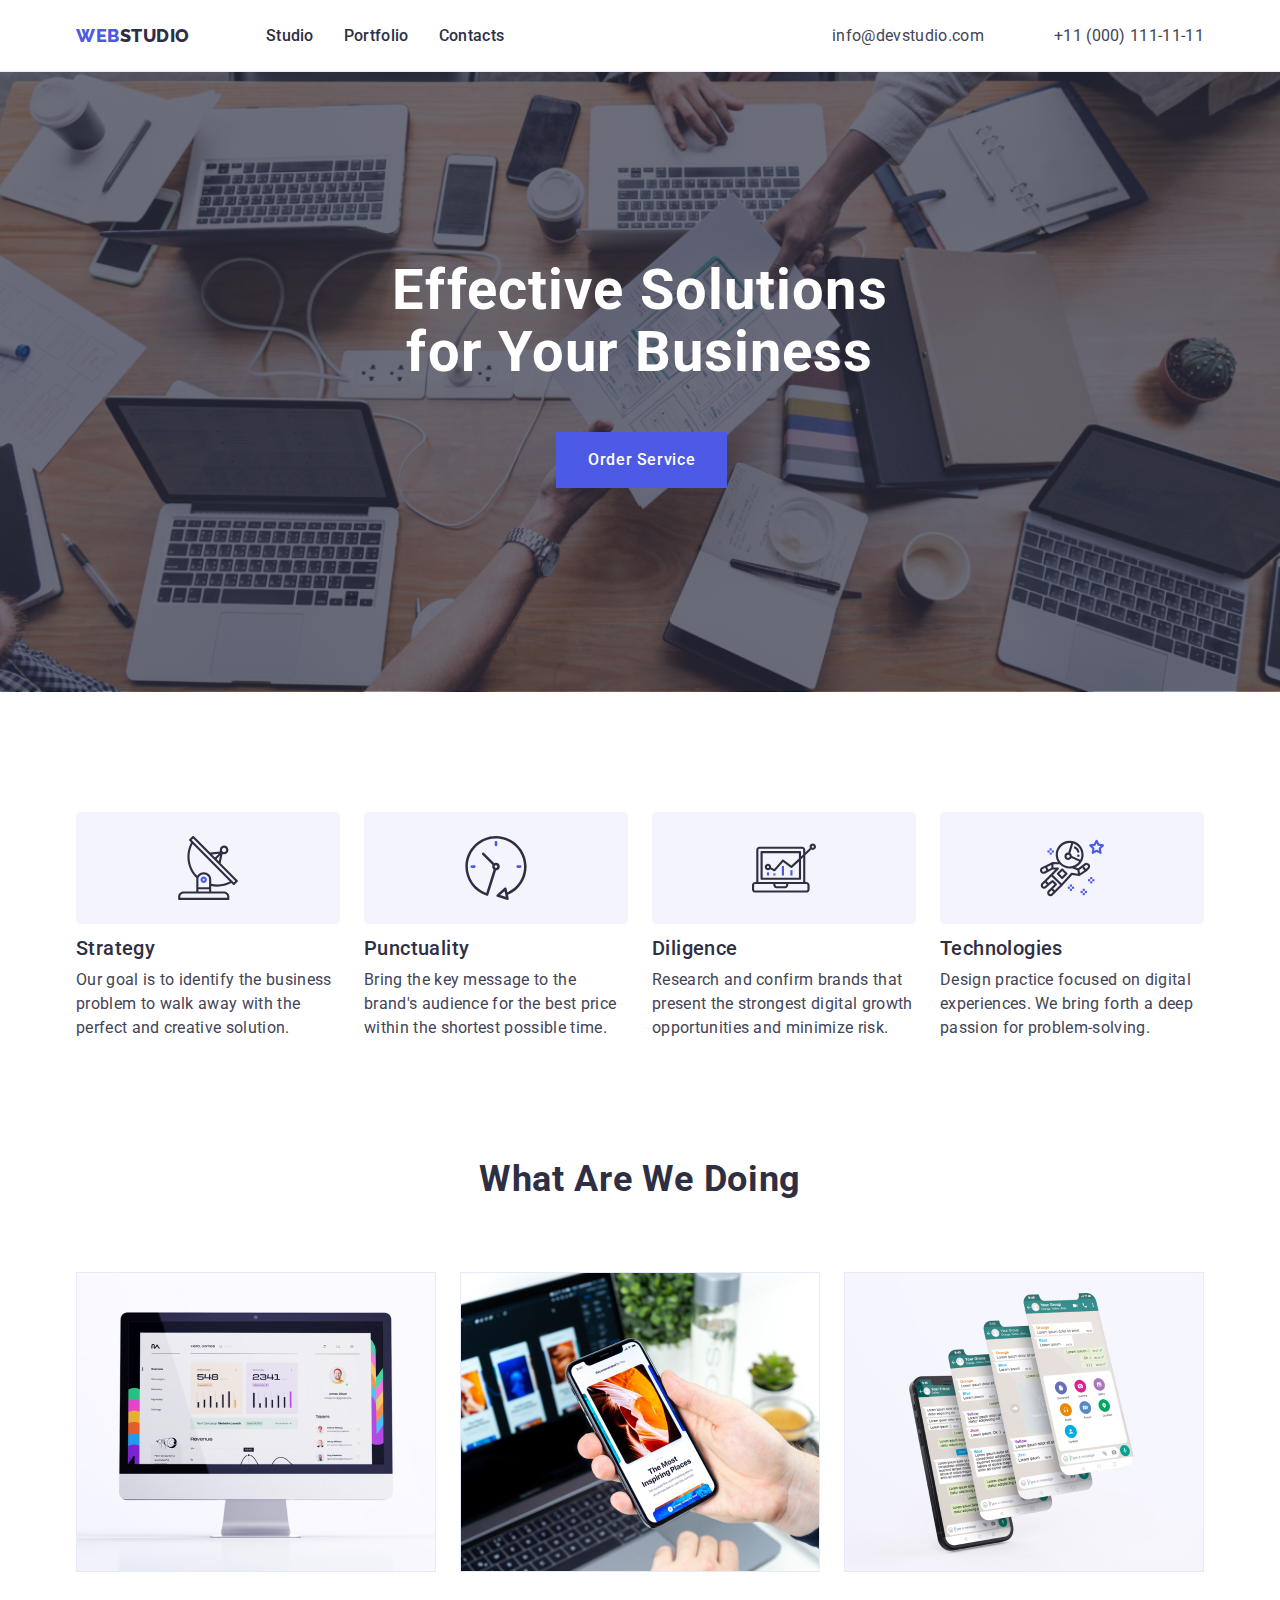
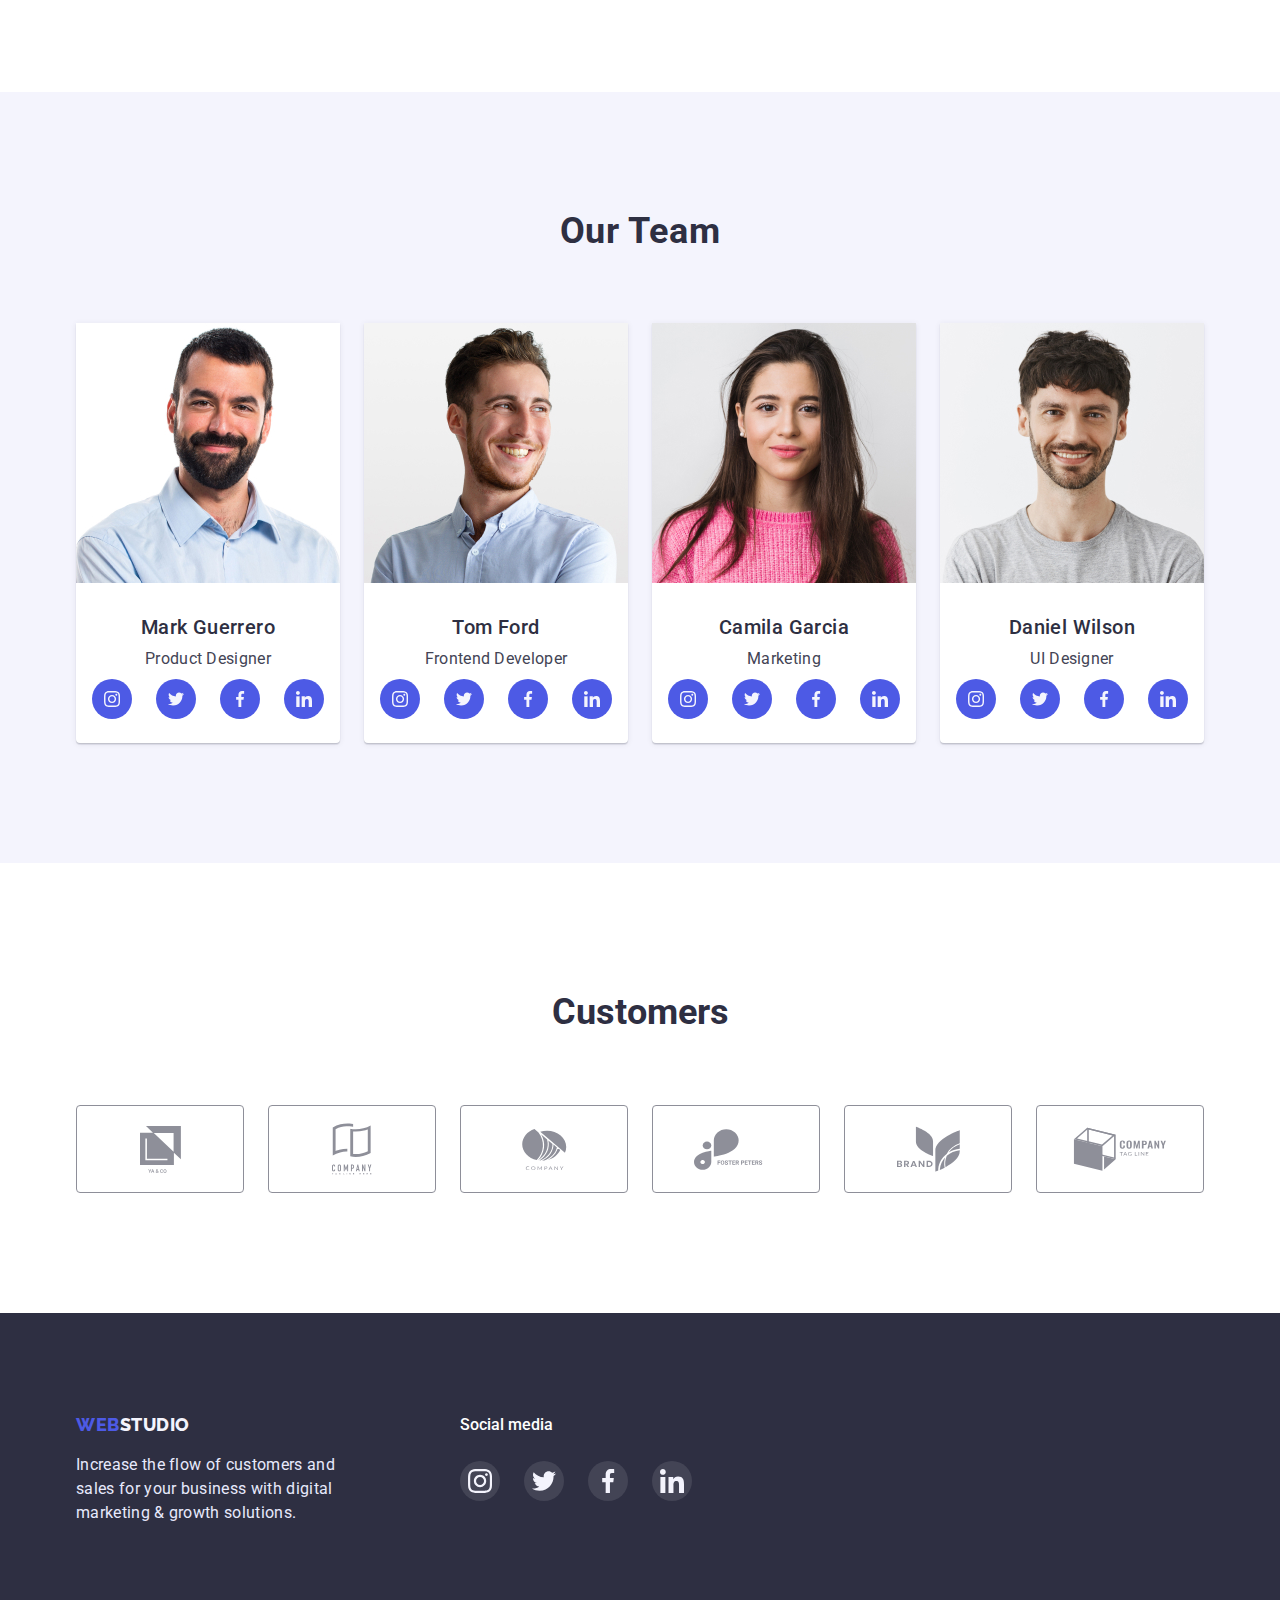
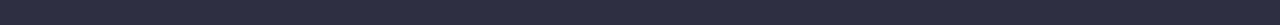
<file: index.html>
<!DOCTYPE html>
<html lang="en">

<head>
    <meta charset="UTF-8">
    <meta http-equiv="X-UA-Compatible" content="IE=edge">
    <meta name="viewport" content="width=device-width, initial-scale=1.0">
    <title>Document</title>
    <link rel="stylesheet" href="https://cdnjs.cloudflare.com/ajax/libs/modern-normalize/1.1.0/modern-normalize.css"
        integrity="sha512-Y0MM+V6ymRKN2zStTqzQ227DWhhp4Mzdo6gnlRnuaNCbc+YN/ZH0sBCLTM4M0oSy9c9VKiCvd4Jk44aCLrNS5Q=="
        crossorigin="anonymous" referrerpolicy="no-referrer" />
    <link rel="preconnect" href="https://fonts.googleapis.com">
    <link rel="preconnect" href="https://fonts.gstatic.com" crossorigin>
    <link href="https://fonts.googleapis.com/css2?family=Raleway:wght@800&family=Roboto:wght@400;500;700&display=swap"
        rel="stylesheet">
    <link rel="stylesheet" href="./css/style.css">
</head>

<body>

    <header class="head">
        <div class="conteiner">
            <div class="head-flex">
                <nav class="nav-flex">
                    <a class="logo" href="./index.html">Web<span class="logo-second">Studio</span></a>
                    <ul class="head-navigation-list">
                        <li class="head-navigation">
                            <a class="head-navigation-list-link" href="index.html">Studio</a>
                        </li>
                        <li class="head-navigation">
                            <a class="head-navigation-list-link" href="portfolio.html">Portfolio</a>
                        </li>
                        <li class="head-navigation">
                            <a class="head-navigation-list-link" href="">Contacts</a>
                        </li>

                    </ul>
                </nav>

                <address class="contacts">
                    <ul class="contacts-list">
                        <li class="contacts-mail">
                            <a class="contacts-mail-link link" href="mailto:info@devstudio.com">info@devstudio.com</a>
                        </li>
                        <li class="contacts-tel">
                            <a class="contacts-tel-link link" href="tel:+110001111111">+11 (000) 111-11-11</a>
                        </li>
                    </ul>
                </address>
            </div>
        </div>
    </header>

    <main>

        <section class="hero section">
            <div class="conteiner">
                <h1 class="hero-header">Effective Solutions for Your Business</h1>
                <button class="hero-btn" type="button">Order Service</button>
            </div>
        </section>

        <section class="about">
            <div class="conteiner">
                <h2 class="about-header">peculiarities</h2>
                <ul class="about-list-flex">
                    <li class="about-list">
                        <svg class="about-svg">
                            <use href="./images/symbol-defs.svg#icon-about-bg">
                            </use>
                        </svg>
                        <h3 class="about-list-header">Strategy</h3>
                        <p class="about-list-text">Our goal is to identify the business problem to walk away with the
                            perfect
                            and creative solution.</p>
                    </li>
                    <li class="about-list">
                        <svg class="about-svg">
                            <use href="./images/symbol-defs.svg#icon-about-bg-3">
                            </use>
                        </svg>
                        <h3 class="about-list-header">Punctuality</h3>
                        <p class="about-list-text">Bring the key message to the brand's audience for the best price
                            within
                            the
                            shortest possible time.</p>
                    </li>
                    <li class="about-list">
                        <svg class="about-svg">
                            <use href="./images/symbol-defs.svg#icon-about-bg-2">
                            </use>
                        </svg>
                        <h3 class="about-list-header">Diligence</h3>
                        <p class="about-list-text">Research and confirm brands that present the strongest digital growth
                            opportunities and minimize risk.</p>
                    </li>
                    <li class="about-list">
                        <svg class="about-svg">
                            <use href="./images/symbol-defs.svg#icon-about-bg-1">
                            </use>
                        </svg>
                        <h3 class="about-list-header">Technologies</h3>
                        <p class="about-list-text">Design practice focused on digital experiences. We bring forth a deep
                            passion
                            for problem-solving.</p>
                    </li>
                </ul>
            </div>
        </section>


        <section class="product">
            <div class="conteiner">
                <h2 class="product-header">What are we doing</h2>
                <ul class="product-list">
                    <li>
                        <img class="product-content-img" src="./images/img1.jpg" alt="Portfolio" width="360"
                            height="300">
                    </li>
                    <li>
                        <img class="product-content-img" src="./images/img2.jpg" alt="Message" width="360" height="300">
                    </li>
                    <li>
                        <img class="product-content-img" src="./images/img3.jpg" alt="Article" width="360" height="300">
                    </li>
                </ul>
            </div>
        </section>


        <section class="teamcart">
            <div class="conteiner">
                <h2 class="teamcart-header">Our Team</h2>
                <ul class="teamcart-list">
                    <li class="teamcart-content">
                        <img class="teamcart-content-img" src="./images/img4.jpg" alt="Mark Guerrero" width="264" height="260">
                        <h3 class="teamcart-content-subtitle">Mark Guerrero</h3>
                        <p class="teamcart-content-text">Product Designer</p>
                        <ul class="teamcart-svg">
                            <li class="teamcart-svg-list">
                                <a href="" class="teamcart-svg-link">
                                    <svg class="teamcart-svg-content" width="16" height="16">
                                        <use href="./images/teamcart.svg#icon-instsgram"></use>
                                    </svg>
                                </a>
                            </li>
        
        
                            <li class="teamcart-svg-list">
                                <a href="" class="teamcart-svg-link">
                                    <svg class="teamcart-svg-content" width="16" height="16">
                                        <use href="./images/teamcart.svg#icon-twiter"></use>
                                    </svg>
                                </a>
                            </li>
        
                            <li class="teamcart-svg-list">
                                <a href="" class="teamcart-svg-link">
                                    <svg class="teamcart-svg-content" width="16" height="16">
                                        <use href="./images/teamcart.svg#icon-facebook"></use>
                                    </svg>
                                </a>
                            </li>
        
        
                            <li class="teamcart-svg-list">
                                <a href="" class="teamcart-svg-link">
                                    <svg class="teamcart-svg-content" width="16" height="16">
                                        <use href="./images/teamcart.svg#icon-linkid"></use>
                                    </svg>
                                </a>
                            </li>
        
                        </ul>
                    </li>
                    <li class="teamcart-content">
                        <img class="teamcart-content-img" src="./images/img5.jpg" alt="Tom Ford" width="264" height="260">
                        <h3 class="teamcart-content-subtitle">Tom Ford</h3>
                        <p class="teamcart-content-text">Frontend Developer</p>
                        <ul class="teamcart-svg">
        
                            <li class="teamcart-svg-list">
                                <a href="" class="teamcart-svg-link">
                                    <svg class="teamcart-svg-content" width="16" height="16">
                                        <use href="./images/teamcart.svg#icon-instsgram"></use>
                                    </svg>
                                </a>
                            </li>
        
        
                            <li class="teamcart-svg-list">
                                <a href="" class="teamcart-svg-link">
                                    <svg class="teamcart-svg-content" width="16" height="16">
                                        <use href="./images/teamcart.svg#icon-twiter"></use>
                                    </svg>
                                </a>
                            </li>
        
        
                            <li class="teamcart-svg-list">
                                <a href="" class="teamcart-svg-link">
                                    <svg class="teamcart-svg-content" width="16" height="16">
                                        <use href="./images/teamcart.svg#icon-facebook"></use>
                                    </svg>
                                </a>
                            </li>
        
        
                            <li class="teamcart-svg-list">
                                <a href="" class="teamcart-svg-link">
                                    <svg class="teamcart-svg-content" width="16" height="16">
                                        <use href="./images/teamcart.svg#icon-linkid"></use>
                                    </svg>
                                </a>
                            </li>
                            </a>
                        </ul>
                    </li>
                    <li class="teamcart-content">
                        <img class="teamcart-content-img" src="./images/img6.jpg" alt="Camila Garcia" width="264" height="260">
                        <h3 class="teamcart-content-subtitle">Camila Garcia</h3>
                        <p class="teamcart-content-text">Marketing</p>
                        <ul class="teamcart-svg">
        
                            <li class="teamcart-svg-list">
                                <a href="" class="teamcart-svg-link">
                                    <svg class="teamcart-svg-content" width="16" height="16">
                                        <use href="./images/teamcart.svg#icon-instsgram"></use>
                                    </svg>
                                </a>
                            </li>
        
        
                            <li class="teamcart-svg-list">
                                <a href="" class="teamcart-svg-link">
                                    <svg class="teamcart-svg-content" width="16" height="16">
                                        <use href="./images/teamcart.svg#icon-twiter"></use>
                                    </svg>
                                </a>
                            </li>
        
        
                            <li class="teamcart-svg-list">
                                <a href="" class="teamcart-svg-link">
                                    <svg class="teamcart-svg-content" width="16" height="16">
                                        <use href="./images/teamcart.svg#icon-facebook"></use>
                                    </svg>
                                </a>
                            </li>
        
        
                            <li class="teamcart-svg-list">
                                <a href="" class="teamcart-svg-link">
                                    <svg class="teamcart-svg-content" width="16" height="16">
                                        <use href="./images/teamcart.svg#icon-linkid"></use>
                                    </svg>
                                </a>
                            </li>
        
                        </ul>
                    </li>
                    <li class="teamcart-content">
                        <img class="teamcart-content-img" src="./images/img7.jpg" alt="Daniel Wilson" width="264" height="260">
                        <h3 class="teamcart-content-subtitle">Daniel Wilson</h3>
                        <p class="teamcart-content-text">UI Designer</p>
                        <ul class="teamcart-svg">
        
                            <li class="teamcart-svg-list">
                                <a href="" class="teamcart-svg-link">
                                    <svg class="teamcart-svg-content" width="16" height="16">
                                        <use href="./images/teamcart.svg#icon-instsgram"></use>
                                    </svg>
                                </a>
                            </li>
        
        
                            <li class="teamcart-svg-list">
                                <a href="" class="teamcart-svg-link">
                                    <svg class="teamcart-svg-content" width="16" height="16">
                                        <use href="./images/teamcart.svg#icon-twiter"></use>
                                    </svg>
                                </a>
                            </li>
        
        
                            <li class="teamcart-svg-list">
                                <a href="" class="teamcart-svg-link">
                                    <svg class="teamcart-svg-content" width="16" height="16">
                                        <use href="./images/teamcart.svg#icon-facebook"></use>
                                    </svg>
                                </a>
                            </li>
        
        
                            <li class="teamcart-svg-list">
                                <a href="" class="teamcart-svg-link">
                                    <svg class="teamcart-svg-content" width="16" height="16">
                                        <use href="./images/teamcart.svg#icon-linkid"></use>
                                    </svg>
                                </a>
                            </li>
        
                        </ul>
                    </li>
                </ul>
            </div>
        </section>

        <section class="custom">
            <div class="conteiner">
                <h2 class="custom-title">Customers</h2>
                <ul class="custom-list">
                    <li>
                        <a href="#" class="custom-content">
                            <svg class="custom-svg" width="41" height="46.97">
                                <use href="./images/grup.svg#icon-group"></use>
                            </svg>
                        </a>
                    </li>
                    <li>
                        <a href="#" class="custom-content">
                            <svg class="custom-svg" width="40" height="56">
                                <use href="./images/grup.svg#icon-group-1"></use>
                            </svg>
                        </a>
                    </li>
                    <li>
                        <a href="#" class="custom-content">
                            <svg class="custom-svg" width="84" height="41">
                                <use href="./images/grup.svg#icon-group-2"></use>
                            </svg>
                        </a>
                    </li>
                    <li>
                        <a href="#" class="custom-content">
                            <svg class="custom-svg" width="84" height="41">
                                <use href="./images/grup.svg#icon-group-3"></use>
                            </svg>
                        </a>
                    </li>
                    <li>
                        <a href="#" class="custom-content">
                            <svg class="custom-svg" width="63" height="56">
                                <use href="./images/grup.svg#icon-group-4"></use>
                            </svg>
                        </a>
                    </li>
                    <li>
                        <a href="#" class="custom-content">
                            <svg class="custom-svg" width="94" height="44">
                                <use href="./images/grup.svg#icon-group-5"></use>
                            </svg>
                        </a>
                    </li>
                </ul>
            </div>
        </section>


    </main>

    <footer class="ftr">
        <div class="conteiner">
    
            <div class="ftr-content">
    
                <div class="ftr-flex">
                    <a class="logo" href="./index.html">Web<span class="logo-second">Studio</span></a>
                    <p class="ftr-text">Increase the flow of customers and sales for your business with digital marketing &
                        growth
                        solutions.</p>
                </div>
    
                <section class="ftr-soc">
                    <h2 class="ftr-title">Social media</h2>
                    <ul class="teamcart-svg">
    
                        <li class="ftr-svg-list">
                            <a href="" class="ftr-svg-link">
                                <svg class="ftr-svg-content" width="24" height="24">
                                    <use href="./images/teamcart.svg#icon-instsgram"></use>
                                </svg>
                            </a>
                        </li>
    
    
                        <li class="ftr-svg-list">
                            <a href="" class="ftr-svg-link">
                                <svg class="ftr-svg-content" width="24" height="24">
                                    <use href="./images/teamcart.svg#icon-twiter"></use>
                                </svg>
                            </a>
                        </li>
    
    
                        <li class="ftr-svg-list">
                            <a href="" class="ftr-svg-link">
                                <svg class="ftr-svg-content" width="24" height="24">
                                    <use href="./images/teamcart.svg#icon-facebook"></use>
                                </svg>
                            </a>
                        </li>
    
    
                        <li class="ftr-svg-list">
                            <a href="" class="ftr-svg-link">
                                <svg class="ftr-svg-content" width="24" height="24">
                                    <use href="./images/teamcart.svg#icon-linkid"></use>
                                </svg>
                            </a>
                        </li>
    
                    </ul>
                </section>
            </div>
        </div>
    </footer>
</body>

</html>
</file>
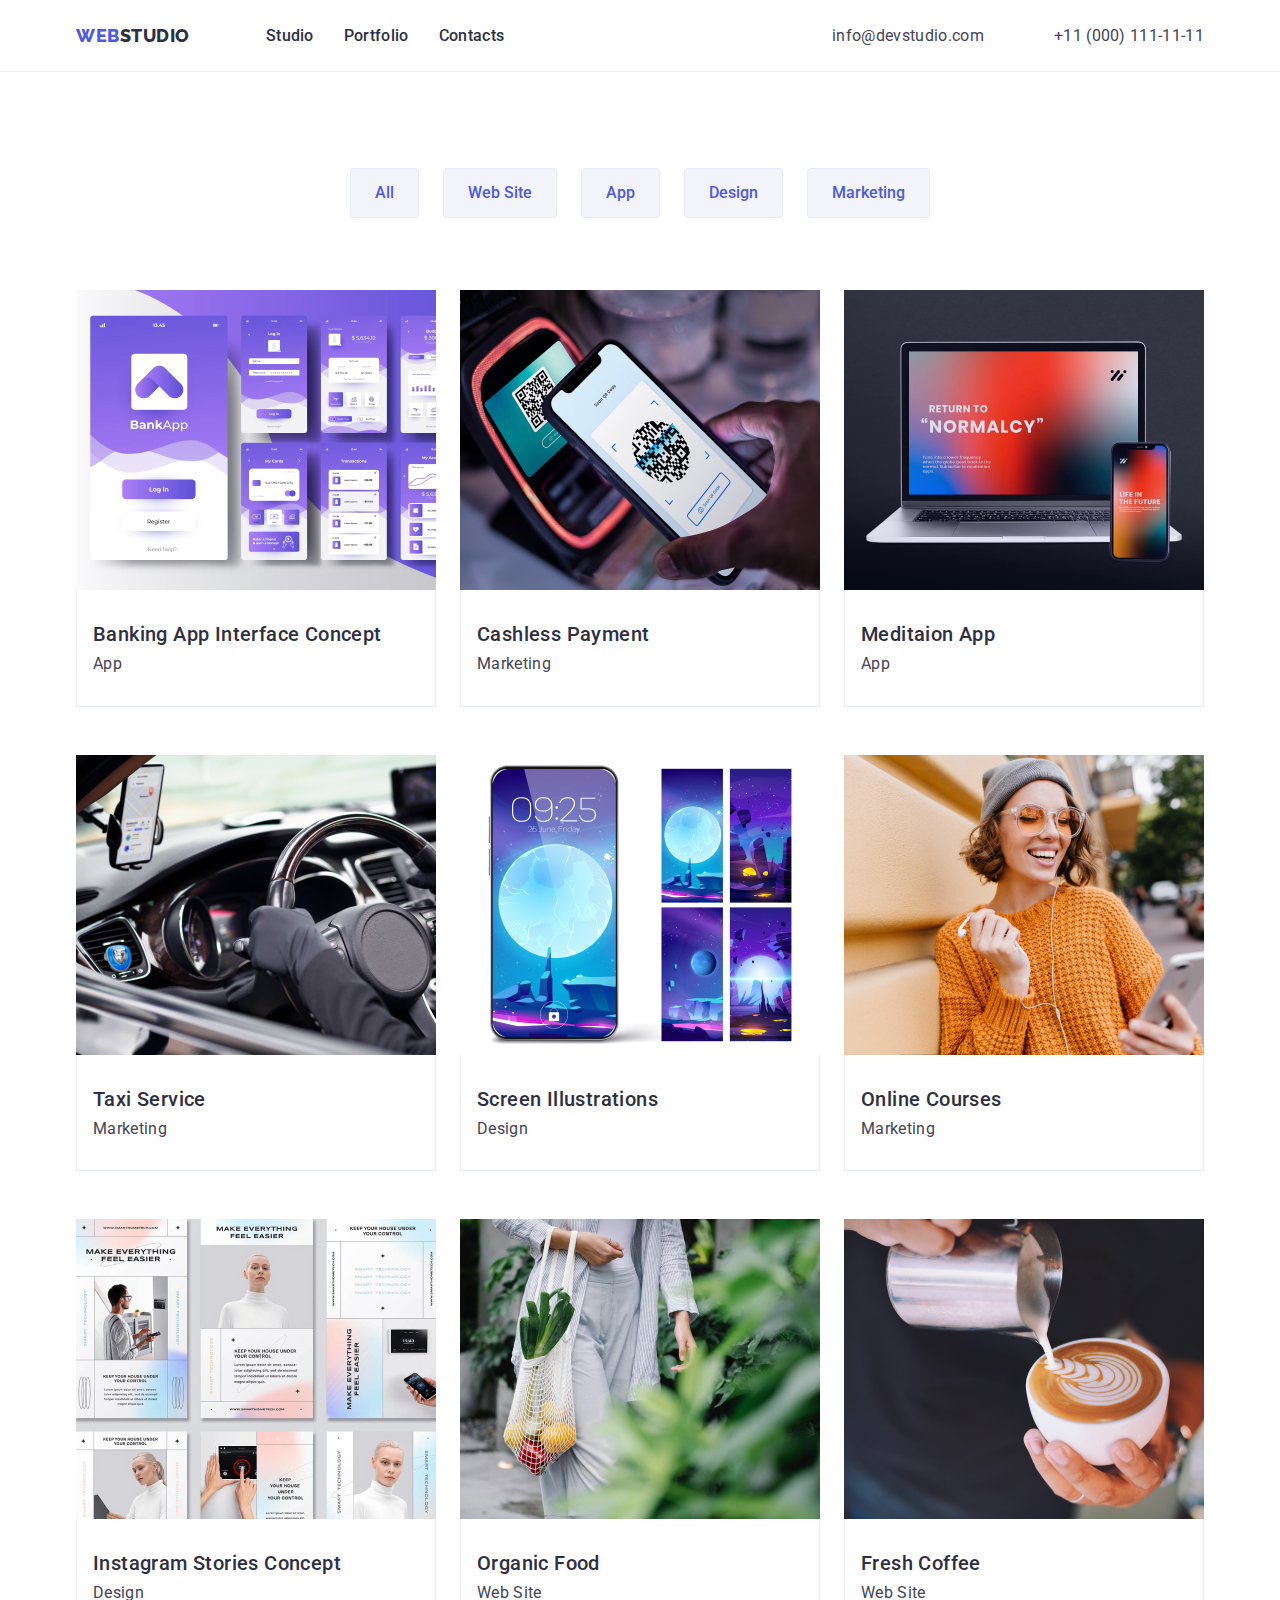
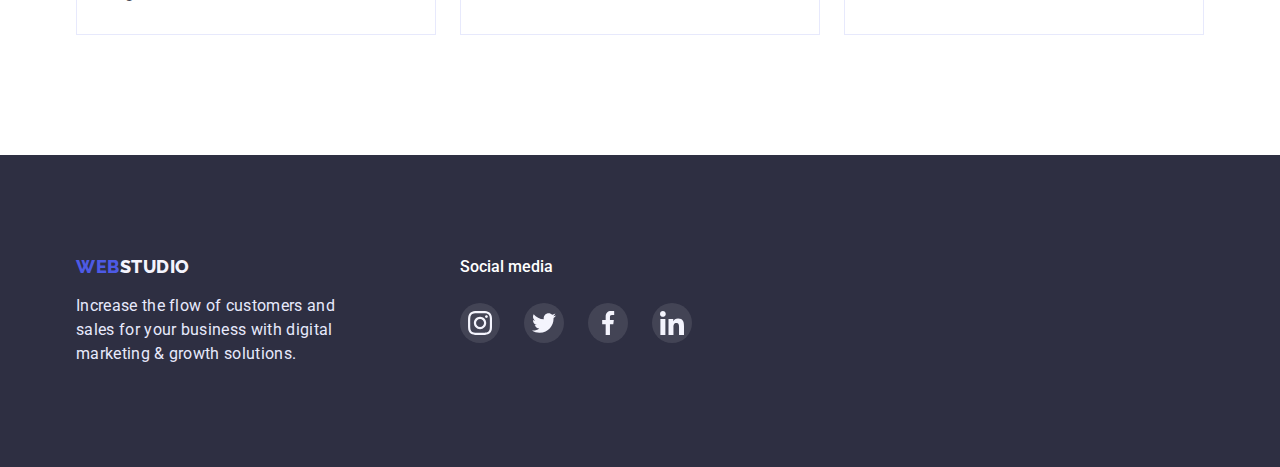
<file: portfolio.html>
<!DOCTYPE html>
<html lang="en">
<head>
    <meta charset="UTF-8"> 
    <meta http-equiv="X-UA-Compatible" content="IE=edge">
    <meta name="viewport" content="width=device-width, initial-scale=1.0">
    <title>Document</title>
    <link rel="stylesheet" href="https://cdnjs.cloudflare.com/ajax/libs/modern-normalize/1.1.0/modern-normalize.css" integrity="sha512-Y0MM+V6ymRKN2zStTqzQ227DWhhp4Mzdo6gnlRnuaNCbc+YN/ZH0sBCLTM4M0oSy9c9VKiCvd4Jk44aCLrNS5Q==" crossorigin="anonymous" referrerpolicy="no-referrer" />
    <link rel="preconnect" href="https://fonts.googleapis.com">
    <link rel="preconnect" href="https://fonts.gstatic.com" crossorigin>
    <link href="https://fonts.googleapis.com/css2?family=Raleway:wght@800&family=Roboto:wght@400;500;700&display=swap" rel="stylesheet">
    <link rel="stylesheet" href="./css/style.css">
</head>
<body>
<header class="head">
    <div class="conteiner">
        <div class="head-flex">
            <nav class="nav-flex">
                <a class="logo" href="./index.html">Web<span class="logo-second">Studio</span></a>

                <ul class="head-navigation-list">
                    <li class="head-navigation">
                        <a class="head-navigation-list-link" href="index.html">Studio</a>
                    </li>
                    <li class="head-navigation">
                        <a class="head-navigation-list-link" href="portfolio.html">Portfolio</a>
                    </li>
                    <li class="head-navigation">
                        <a class="head-navigation-list-link" href="">Contacts</a>
                    </li>

                </ul>
            </nav>
            <address class="contacts">
                <ul class="contacts-list">
                    <li class="contacts-mail">
                        <a class="contacts-mail-link link" href="mailto:info@devstudio.com">info@devstudio.com</a>
                    </li>
                    <li class="contacts-tel">
                        <a class="contacts-tel-link link" href="tel:+110001111111">+11 (000) 111-11-11</a>
                    </li>
                </ul>
            </address>
        </div>
    </div>
</header>



<main>
    <section class="content">
        <div class="conteiner">
            <ul class="main-nav">
                <li class="main-nav-elment">
                    <button type="button" class="main-nav-elment-btn">All</button>
                </li>
                <li class="main-nav-elment">
                    <button type="button" class="main-nav-elment-btn">Web Site</button>
                </li>
                <li class="main-nav-elment">
                    <button type="button" class="main-nav-elment-btn">App</button>
                </li>
                <li class="main-nav-elment">
                    <button type="button" class="main-nav-elment-btn">Design</button>
                </li>
                <li class="main-nav-elment">
                    <button type="button" class="main-nav-elment-btn">Marketing</button>
                </li>
            </ul>
    
    
    
    
            <h1 class="content-title">peculiarities</h1>
    
            <ul class="content-list">
    
                <li class="content-list-element">
                    <a href="#">
                        <img src="./images/img (7).jpg" alt="App" width="360" height="300" class="content-img">
                        <div class="content-border">
                            <h2 class="content-subtitle">Banking App Interface Concept</h2>
                            <p class="content-text">App</p>
                        </div>
                    </a>
                </li>
                <li class="content-list-element">
                    <a href="#">
                        <img src="./images/img (8).jpg" alt="Marketing" width="360" height="300" class="content-img">
                        <div class="content-border">
                            <h2 class="content-subtitle">Cashless Payment</h2>
                            <p class="content-text">Marketing</p>
                        </div>
                    </a>
                </li>
                <li class="content-list-element">
                    <a href="#">
                        <img src="./images/img (9).jpg" alt="App" width="360" height="300" class="content-img">
                        <div class="content-border">
                            <h2 class="content-subtitle">Meditaion App</h2>
                            <p class="content-text">App</p>
                        </div>
                    </a>
                </li>
                <li class="content-list-element">
                    <a href="#">
                        <img src="./images/img (10).jpg" alt="Marketing" width="360" height="300" class="content-img">
                        <div class="content-border">
                            <h2 class="content-subtitle">Taxi Service</h2>
                            <p class="content-text">Marketing</p>
                        </div>
                    </a>
                </li>
                <li class="content-list-element">
                    <a href="#">
                        <img src="./images/img (11).jpg" alt="Design" width="360" height="300" class="content-img">
                        <div class="content-border">
                            <h2 class="content-subtitle">Screen Illustrations</h2>
                            <p class="content-text">Design</p>
                        </div>
                    </a>
                </li>
                <li class="content-list-element">
                    <a href="#">
                        <img src="./images/img (13).jpg" alt="Marketing" width="360" height="300" class="content-img">
                        <div class="content-border">
                            <h2 class="content-subtitle">Online Courses</h2>
                            <p class="content-text">Marketing</p>
                        </div>
                    </a>
                </li>
                <li class="content-list-element">
                    <a href="#">
                        <img src="./images/img (14).jpg" alt="Design" width="360" height="300" class="content-img">
                        <div class="content-border">
                            <h2 class="content-subtitle">Instagram Stories Concept</h2>
                            <p class="content-text">Design</p>
                        </div>
                    </a>
                </li>
                <li class="content-list-element">
                    <a href="#">
                        <img src="./images/img (15).jpg" alt="Web Site" width="360" height="300" class="content-img">
                        <div class="content-border">
                            <h2 class="content-subtitle">Organic Food</h2>
                            <p class="content-text">Web Site</p>
                        </div>
                    </a>
                </li>
                <li class="content-list-element">
                    <a href="#">
                        <img src="./images/img (16).jpg" alt="Web Site" width="360" height="300" class="content-img">
                        <div class="content-border">
                            <h2 class="content-subtitle">Fresh Coffee</h2>
                            <p class="content-text">Web Site</p>
                        </div>
                    </a>
                </li>
            </ul>
        </div>
    </section>


</main>

<footer class="ftr">
    <div class="conteiner">

        <div class="ftr-content">

            <div class="ftr-flex">
                <a class="logo" href="./index.html">Web<span class="logo-second">Studio</span></a>
                <p class="ftr-text">Increase the flow of customers and sales for your business with digital marketing &
                    growth
                    solutions.</p>
            </div>

            <section class="ftr-soc">
                <h2 class="ftr-title">Social media</h2>
                <ul class="teamcart-svg">

                    <li class="ftr-svg-list" >
                        <a href="" class="ftr-svg-link">
                            <svg class="ftr-svg-content" width="24" height="24">
                                <use href="./images/teamcart.svg#icon-instsgram"></use>
                            </svg>
                        </a>
                    </li>


                    <li class="ftr-svg-list" >
                        <a href="" class="ftr-svg-link">
                            <svg class="ftr-svg-content" width="24" height="24">
                                <use href="./images/teamcart.svg#icon-twiter"></use>
                            </svg>
                        </a>
                    </li>


                    <li class="ftr-svg-list" >
                        <a href="" class="ftr-svg-link">
                            <svg class="ftr-svg-content" width="24" height="24">
                                <use href="./images/teamcart.svg#icon-facebook"></use>
                            </svg>
                        </a>
                    </li>


                    <li class="ftr-svg-list">
                        <a href="" class="ftr-svg-link">
                            <svg class="ftr-svg-content" width="24" height="24">
                                <use href="./images/teamcart.svg#icon-linkid"></use>
                            </svg>
                        </a>
                    </li>

                </ul>
            </section>
        </div>
    </div>
</footer>

</body>
</html>
</file>
<file: css/style.css>
/*--------------GLOBAL STILE----------------*/

ul li {
  list-style: none;
  margin: 0;
  padding: 0;
}

a {
  text-decoration: none;
}

button {
  cursor: pointer;
}

button::-moz-focus-inner {
  padding: 0;
  border: 0;
}

h1,
h2,
h3,
p {
  margin: 0;
  padding: 0;
}

img {
  display: block;
  width: 100%;
  height: auto;
}




:root {
  --iris: #4D5AE5;
  --ocean: #404BBF;
  --navi-blue: #2E2F42;
  --green: #31D0AA;
  --slate: #434455;
  --ligth-slate: #8E8F99;
  --cornflower: #E7E9FC;
  --cloude: #F4F4FD;
  --write-title: #FFFFFF;
  --grey: rgba(46, 47, 66, 0.7);
  --mp-defolt: 120px;
}

body {
  font-family: 'Roboto', sans-serif;
  color: var(--navi-blue);
  background-color: var(--write-title);
}

.section {
  max-width: 1440px;
  margin: 0 auto;
}

.link {
  font-family: 'Roboto', sans-serif;
  font-style: normal;
  font-size: 16px;
  line-height: 1.5;
  letter-spacing: 0.02em;

}


.conteiner {
  width: 1158px;
  /* outline: 3px solid red;   */
  margin: 0 auto;
  padding-left: 15px;
  padding-right: 15px;
}

/*-----------------HEDER-----------------*/
.nav-flex {
  display: flex;
  align-items: center;
}


.head {
  border-bottom: 1px solid var(--cornflower);

}

.logo {
  font-family: 'Raleway', sans-serif;
  font-weight: 800;
  font-size: 18px;
  line-height: 1.3;
  letter-spacing: 0.03em;
  text-transform: uppercase;
  color: var(--iris);
  padding-top: 24px;
  padding-bottom: 24px;
}

.logo-second {
  color: var(--navi-blue);

}

.head-flex {
  display: flex;
  align-items: center
}


.head-navigation-list {
  display: flex;
  gap: 30px;
  padding: 0;
  margin-left: 76px;
}

.head-navigation-list-link {
  padding-top: 24px;
  padding-bottom: 24px;
  font-weight: 500;
  line-height: 1.5;
  letter-spacing: 0.02em;
  color: var(--navi-blue);
  order: -1;

}

.head-navigation-list-link:is(:active,:hover,:focus) {
  color: var(--ocean);
}

.contacts {
  display: flex;
  gap: 40px;
  margin-left: auto;

}

.contacts-list {
  padding: 0;
  display: flex;
  margin-left: auto;

}

.contacts-mail {
  margin-right: 70px;
}

.contacts-mail-link {
  color: var(--slate);
  padding-top: 24px;
  padding-bottom: 24px;
}

.contacts-mail-link:hover,
.contacts-mail-link:focus {
  color: var(--ocean);

}

.contacts-tel-link {
  color: var(--slate);
  padding-top: 24px;
  padding-bottom: 24px;
}

.contacts-tel-link:hover,
.contacts-tel-link:focus {
  color: var(--ocean);
}



/*------------------HERO-------------------*/

.hero {
  padding-bottom: 204px;
  padding-top: 188px;
  background-color:var(--navi-blue);;
  background-image: linear-gradient(rgba(46, 47, 66, 0.7), rgba(46, 47, 66, 0.7)), url(../images/hero-bg.png);
  background-position: center;
  background-repeat: no-repeat;
  background-size: cover;
 

}

.hero-header {
  text-align: center;
  width: 496px;
  font-weight: 700;
  font-size: 56px;
  line-height: 1.1;
  letter-spacing: 0.02em;
  color: var(--write-title);
  margin: 0 auto;

}

.hero-btn {
  background: var(--iris);
  font-family: 'Roboto', sans-serif;
  font-weight: 500;
  line-height: 1.5;
  letter-spacing: 0.04em;
  color: var(--write-title);
  padding: 16px 32px;
  border: 0;
  margin-top: 48px;
  margin-left: 480px;
}

.hero-btn:hover,
.hero-btn:focus {
  background: var(--ocean);
}




/*-----------------ABOUT------------------*/

.about {
  padding-top: 120px;


}

.about-header {
  position: absolute;
  width: 1px;
  height: 1px;
  margin: -1px;
  border: 0;
  padding: 0;
  white-space: nowrap;
  clip-path: inset(100%);
  clip: rect(0 0 0 0);
  overflow: hidden;
}


.about-list-flex {
  display: flex;
  gap: 24px;
  margin-top: 0;
  margin-bottom: 0;
  padding: 0;
}

.about-list {
  max-width: 264px;
  text-decoration: none;
}

.about-svg {
  display: inline-block;
  padding: 24px 0;
  margin-bottom: 8px;
  width: 264px;
  height: 112px;

  background-color: var(--cloude);
  border-radius: 4px;
}

.about-list-header {
  font-weight: 500;
  font-size: 20px;
  line-height: 1.2;
  letter-spacing: 0.02em;
}

.about-list-text {
  font-size: 16px;
  line-height: 1.5;
  letter-spacing: 0.02em;
  color: var(--slate);
  margin-top: 8px;
}

/*-------------PRODUCT-------------*/
.product {
  padding-top: var(--mp-defolt);
  padding-bottom: 120px;
}

.product-list {
  padding: 0;
  display: flex;
  gap: 24px;
  justify-content: center;
  flex-wrap: wrap;
  margin: 0;


}

.product-header {

  font-weight: 700;
  font-size: 36px;
  line-height: 1.1;
  letter-spacing: 0.02em;
  text-transform: capitalize;
  text-align: center;
  margin-bottom: 72px;

}

/*---------------TEAMCART----------------*/

.teamcart {
  background: var(--cloude);
  padding-top: var(--mp-defolt);
  padding-bottom: var(--mp-defolt);
}

.teamcart-list {
  margin: 0;
  padding: 0;
  margin-top: 72px;
  display: flex;
  gap: 24px;
  justify-content: center;
  flex-wrap: wrap;
}

.teamcart-header {
  font-weight: 700;
  font-size: 36px;
  line-height: 1.1;
  letter-spacing: 0.02em;
  text-transform: capitalize;
  text-align: center;
}

.teamcart-content {
  border-radius: 0px 0px 4px 4px;
  background-color: var(--write-title);
  box-shadow: 0px 1px 6px rgba(46, 47, 66, 0.08), 0px 1px 1px rgba(46, 47, 66, 0.16), 0px 2px 1px rgba(46, 47, 66, 0.08);
  width: 264px;
  text-align: center;
}

.teamcart-content-subtitle {
  font-weight: 500;
  font-size: 20px;
  line-height: 1.2;
  letter-spacing: 0.02em;
  margin-top: 32px;
}

.teamcart-content-text {
  font-size: 16px;
  line-height: 1.5;
  letter-spacing: 0.02em;
  color: var(--slate);
  margin-top: 8px;
}

.teamcart-svg {
  padding: 0;
  padding-top: 8px;
  margin: 0;
  display: flex;
  justify-content: center;
  gap: 24px;
  padding-bottom: 24px;
}

.teamcart-svg-link {
  width: 40px;
  height: 40px;
  border-radius: 50%;
  background-color: var(--iris);
  display: flex;
  align-items: center;
  justify-content: center;
}



.teamcart-svg-link:hover{
  background-color: var(--ocean);
}


/*-----------------custom---------------*/

.custom {
  padding-top: 130px;
  padding-bottom: 120px;
}


.custom-title {
  font-weight: 700;
  font-size: 36px;
  line-height: 1.11;
  text-align: center;
  margin-bottom: 72px;
}


.custom-list {
  margin: 0;
  padding: 0;
  display: flex;
  justify-content: center;
  gap: 24px;
}

.custom-content {
  display: flex;
  justify-content: center;
  align-items: center;
  border: 1px solid var(--ligth-slate);
  color: var(--ligth-slate);
  border-radius: 4px;
  width: 168px;
  height: 88px;
  padding: 16px 32px;
}

.custom-content:hover{
border: 1px solid var(--ocean);
color: var(--ocean);
}

.custom-svg{
 fill: currentColor; 
}

/*------------------FOOTER---------------*/

.ftr {
  padding-top: 100px;
  padding-bottom: 100px;
  background-color: var(--navi-blue);
}

.ftr-text {
  font-size: 16px;
  line-height: 1.5;
  letter-spacing: 0.02em;
  color: var(--cornflower);
  width: 264px;
  margin-top: 16px;
}

.ftr span {
  display: inline-block;
  color: var(--cloude);

}

.ftr-title{
  font-weight: 500;
  font-size: 16px;
  line-height: 1.5;
}

.ftr-title {
  font-weight: 500;
  font-size: 16px;
  line-height: 1.5;
  color: var(--write-title);
  margin-bottom: 16px;
}


.ftr-svg-link {
  width: 40px;
  height: 40px;
  border-radius: 50%;
  background-color: rgba(255, 255, 255, 0.1);;
  display: flex;
  align-items: center;
  justify-content: center;
}



.ftr-svg-link:hover{
  background-color: var(--green);
}

.ftr-content{
  display: flex;
}

.ftr-soc{
  margin-left: 120px;
}


/*-------------PORTFOLIO NAV---------------*/
.main-nav {
  padding: 0;
  margin: 0;
  margin-bottom: 72px;
  display: flex;
  justify-content: center;
  gap: 24px;
  ;
}

.main-nav-elment {}

.main-nav-elment-btn {
  font-family: 'Roboto', sans-serif;
  background-color: var(--cloude);
  font-weight: 500;
  line-height: 1.5;
  color: var(--iris);
  padding: 12px 24px;
  border-radius: 4px;
  border: 1px solid var(--cornflower);
}



.main-nav-elment-btn:hover,
.main-nav-elment-btn:focus {
  color: var(--write-title);
  background-color: var(--ocean);
  border-color: var(--ocean);
  box-shadow: 0px 3px 1px rgba(0, 0, 0, 0.1), 0px 2px 1px rgba(0, 0, 0, 0.08), 0px 2px 2px rgba(0, 0, 0, 0.12);

}

/*-------------- PORTFOLIO CONTENT---------------*/
.content {
  padding-top: 96px;
  padding-bottom: 120px;
}

.content-img{
  background-image: linear-gradient(0deg, rgba(77, 90, 229, 0.1), rgba(77, 90, 229, 0.1));
}

.content-border {
  border: 1px solid var(--cornflower);
  border-top: 0;
}

.content-title {
  position: absolute;
  width: 1px;
  height: 1px;
  margin: -1px;
  border: 0;
  padding: 0;
  white-space: nowrap;
  clip-path: inset(100%);
  clip: rect(0 0 0 0);
  overflow: hidden;
}

.content-list-element:hover{
  box-shadow: 0px 1px 6px rgba(46, 47, 66, 0.08), 0px 1px 1px rgba(46, 47, 66, 0.16), 0px 2px 1px rgba(46, 47, 66, 0.08);
}

.content-list {
  padding: 0;
  margin: 0;
  display: flex;
  flex-wrap: wrap;
  justify-content: center;
  row-gap: 48px;
  column-gap: 24px;
}

.content-subtitle {
  color: var(--navi-blue);
  font-weight: 500;
  font-size: 20px;
  line-height: 1.2;
  letter-spacing: 0.02em;
  padding-top: 32px;
  padding-left: 16px;
}

.content-text {
  color: var(--slate);
  font-size: 16px;
  line-height: 1.2;
  letter-spacing: 0.02em;
  color: var(--slate);
  margin-top: 8px;
  padding-bottom: 32px;
  padding-left: 16px;
}
</file>
